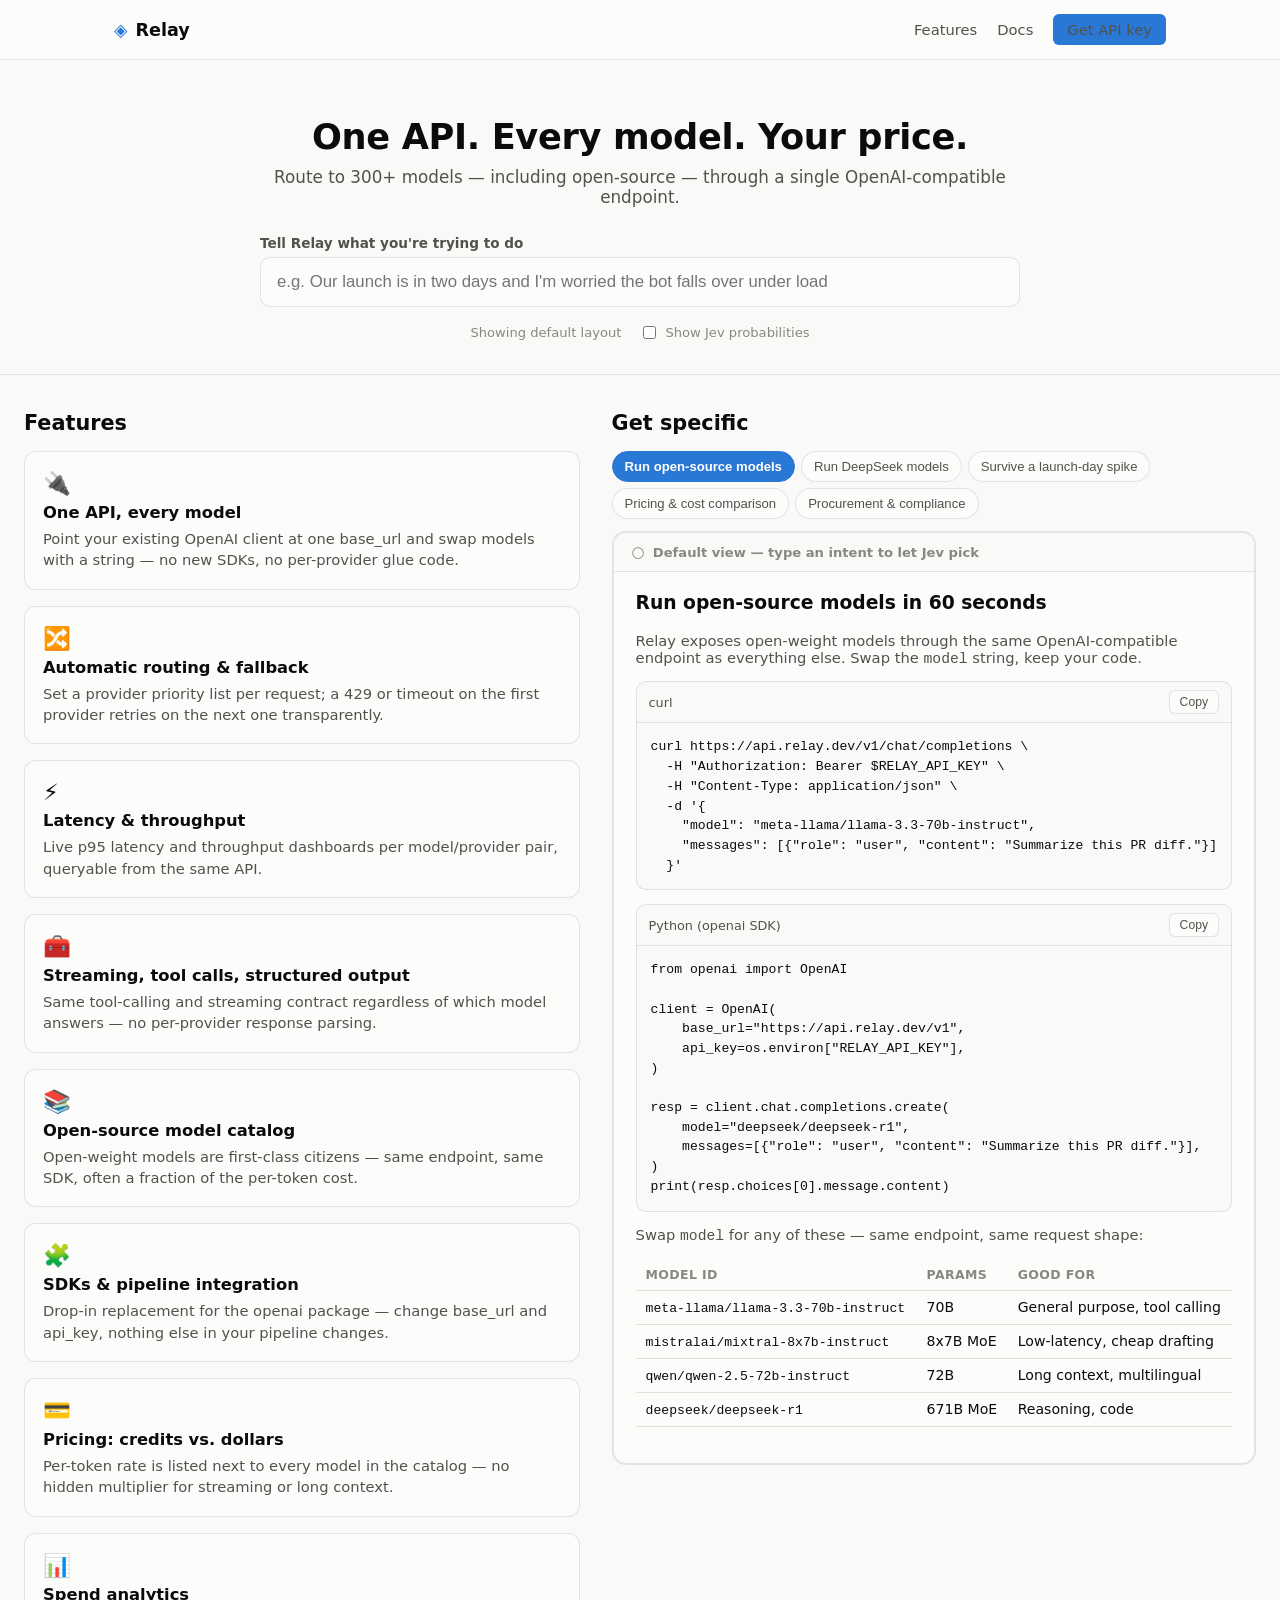
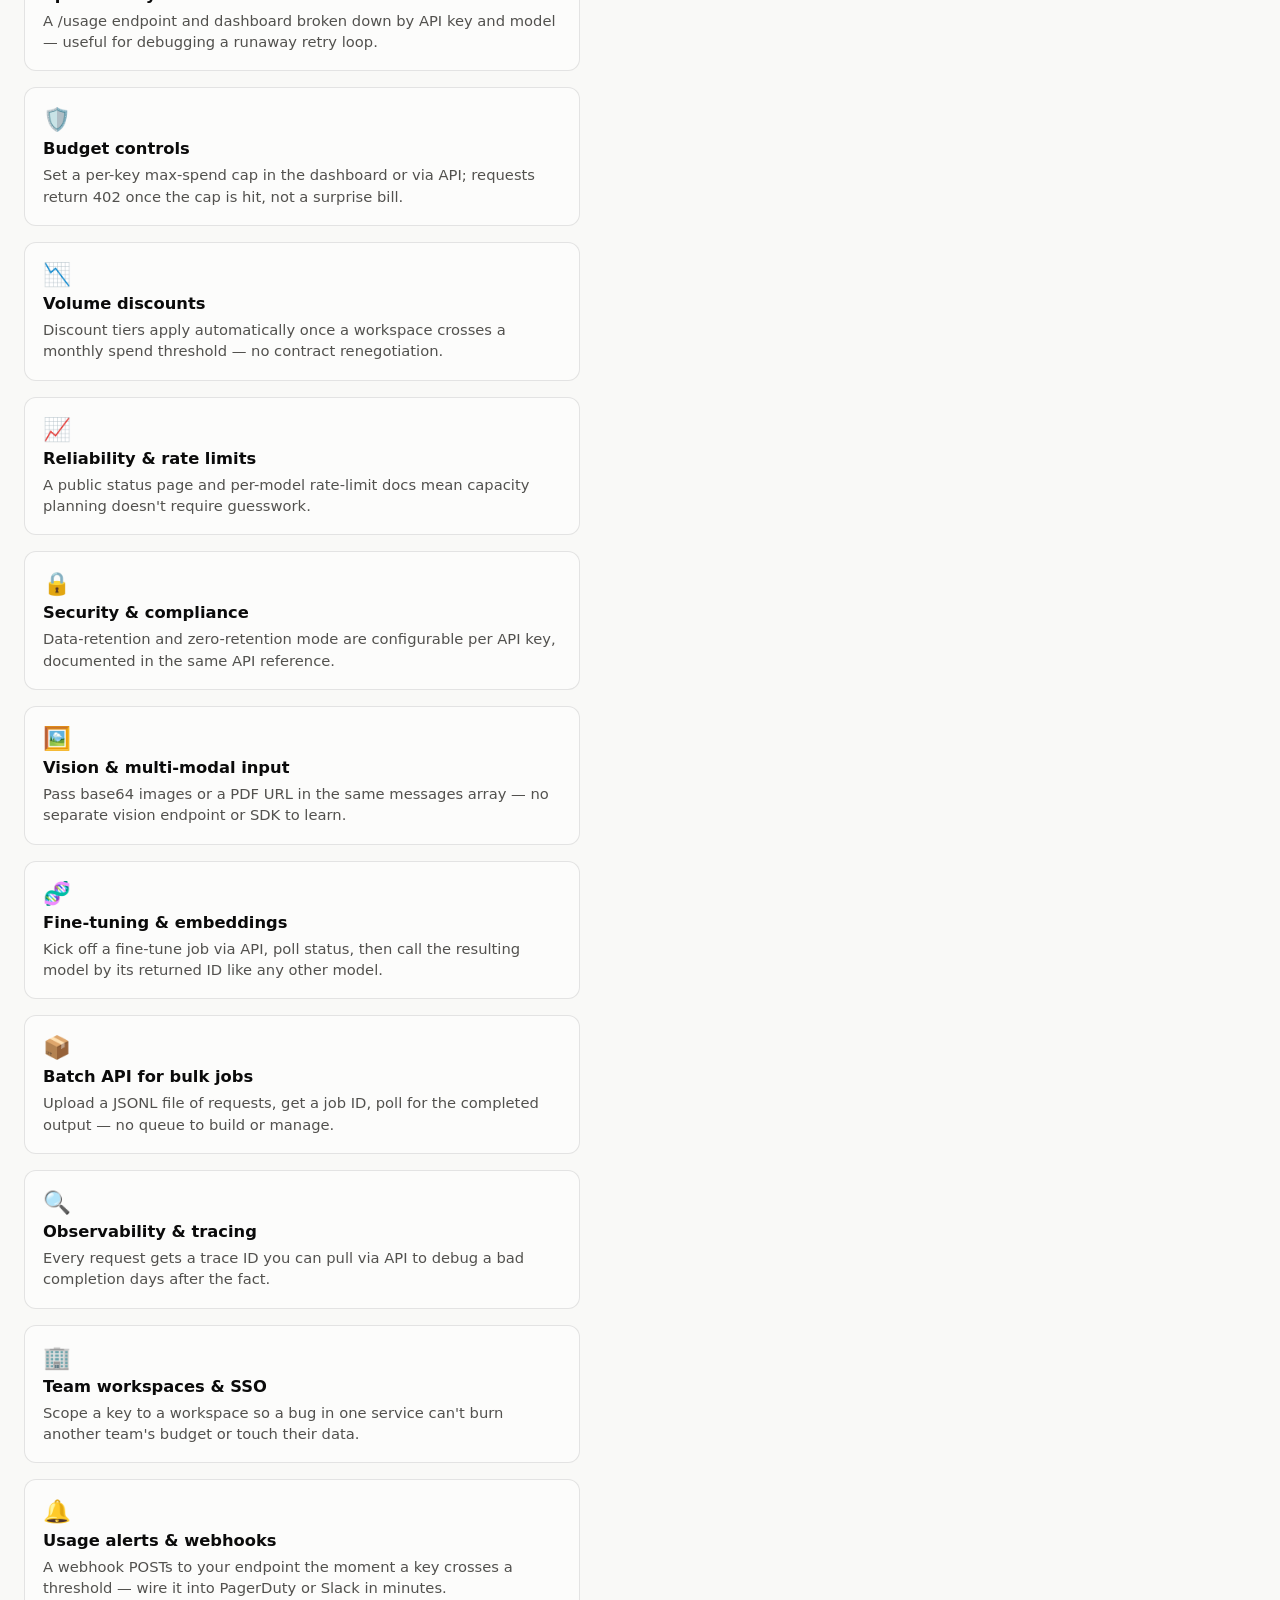
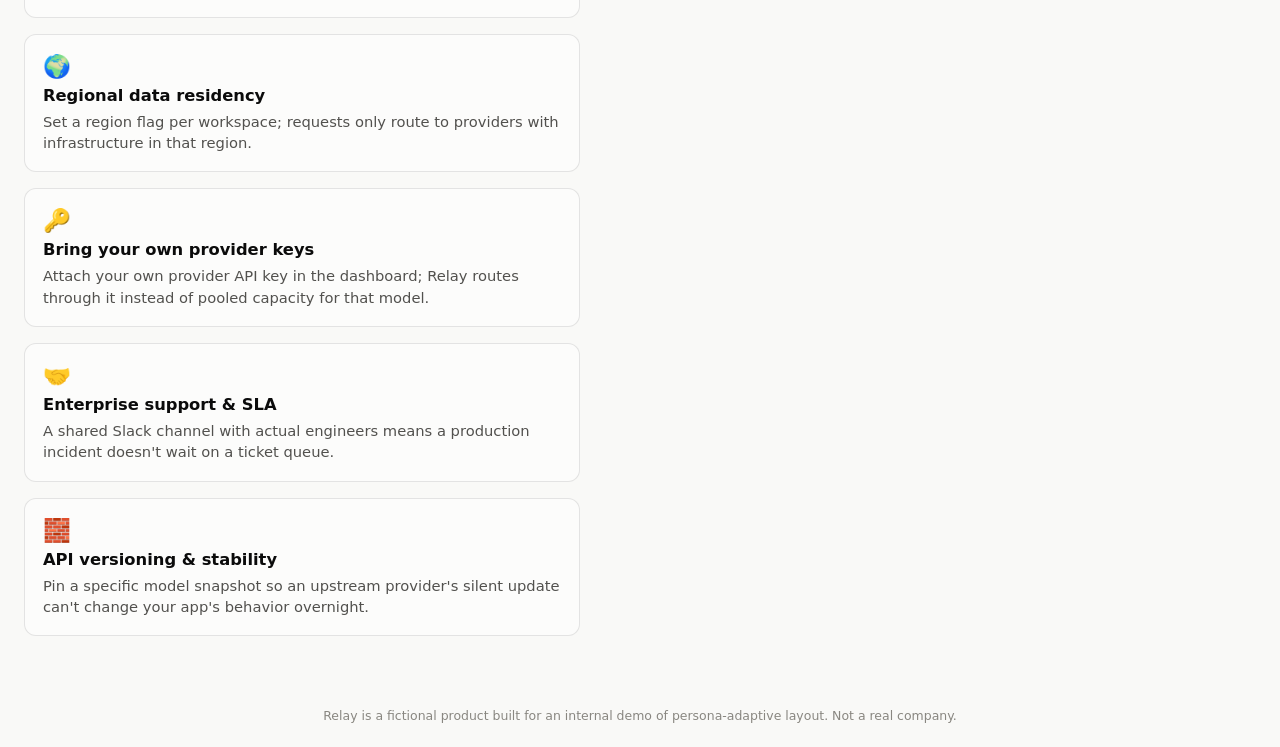
<file: experimental/relay/index.html>
<!doctype html>
<html lang="en">
<head>
<meta charset="utf-8" />
<meta name="viewport" content="width=device-width, initial-scale=1" />
<title>Relay — one API for every model</title>
<link rel="stylesheet" href="styles.css" />
</head>
<body>
  <header class="shell-header">
    <div class="shell-header-inner">
      <div class="brand"><span class="brand-mark">◈</span> Relay</div>
      <nav class="shell-nav">
        <a href="#features">Features</a>
        <a href="#spotlight">Docs</a>
        <a href="#" class="nav-cta">Get API key</a>
      </nav>
    </div>
  </header>

  <section class="hero">
    <div class="hero-inner">
      <h1>One API. Every model. Your price.</h1>
      <p class="hero-sub">Route to 300+ models — including open-source — through a single OpenAI-compatible endpoint.</p>

      <div class="intent-box">
        <label for="intent-input" class="intent-label">Tell Relay what you're trying to do</label>
        <input
          id="intent-input"
          type="text"
          placeholder="e.g. Our launch is in two days and I'm worried the bot falls over under load"
          autocomplete="off"
        />
      </div>

      <div class="status-row">
        <span id="jev-status" class="jev-status">Showing default layout</span>
        <label class="debug-toggle">
          <input type="checkbox" id="debug-toggle" />
          Show Jev probabilities
        </label>
      </div>
    </div>
  </section>

  <main class="split-layout">
    <section id="features" class="features-col">
      <h2 class="section-title">Features</h2>
      <div id="features-grid" class="features-grid"></div>
    </section>

    <section id="spotlight" class="spotlight-col">
      <h2 class="section-title">Get specific</h2>
      <div id="spotlight-tabs" class="spotlight-tabs"></div>
      <div class="spotlight-panel-wrap">
        <div id="spot-best-badge" class="spot-best-badge"></div>
        <div id="spotlight-panel" class="spotlight-panel"></div>
      </div>
    </section>
  </main>

  <footer class="shell-footer">
    <div class="shell-footer-inner">
      <span>Relay is a fictional product built for an internal demo of persona-adaptive layout. Not a real company.</span>
    </div>
  </footer>

  <div id="debug-panel" class="debug-panel">
    <div class="debug-panel-head">
      <span>Jev noul scores</span>
      <button id="debug-panel-close" class="debug-panel-close" aria-label="Hide">×</button>
    </div>
    <div id="debug-panel-body" class="debug-panel-body"></div>
  </div>

  <script src="cards.js"></script>
  <script src="spotlight.js"></script>
  <script src="jev.js"></script>
  <script src="engine.js"></script>
  <script src="render.js"></script>
</body>
</html>
</file>
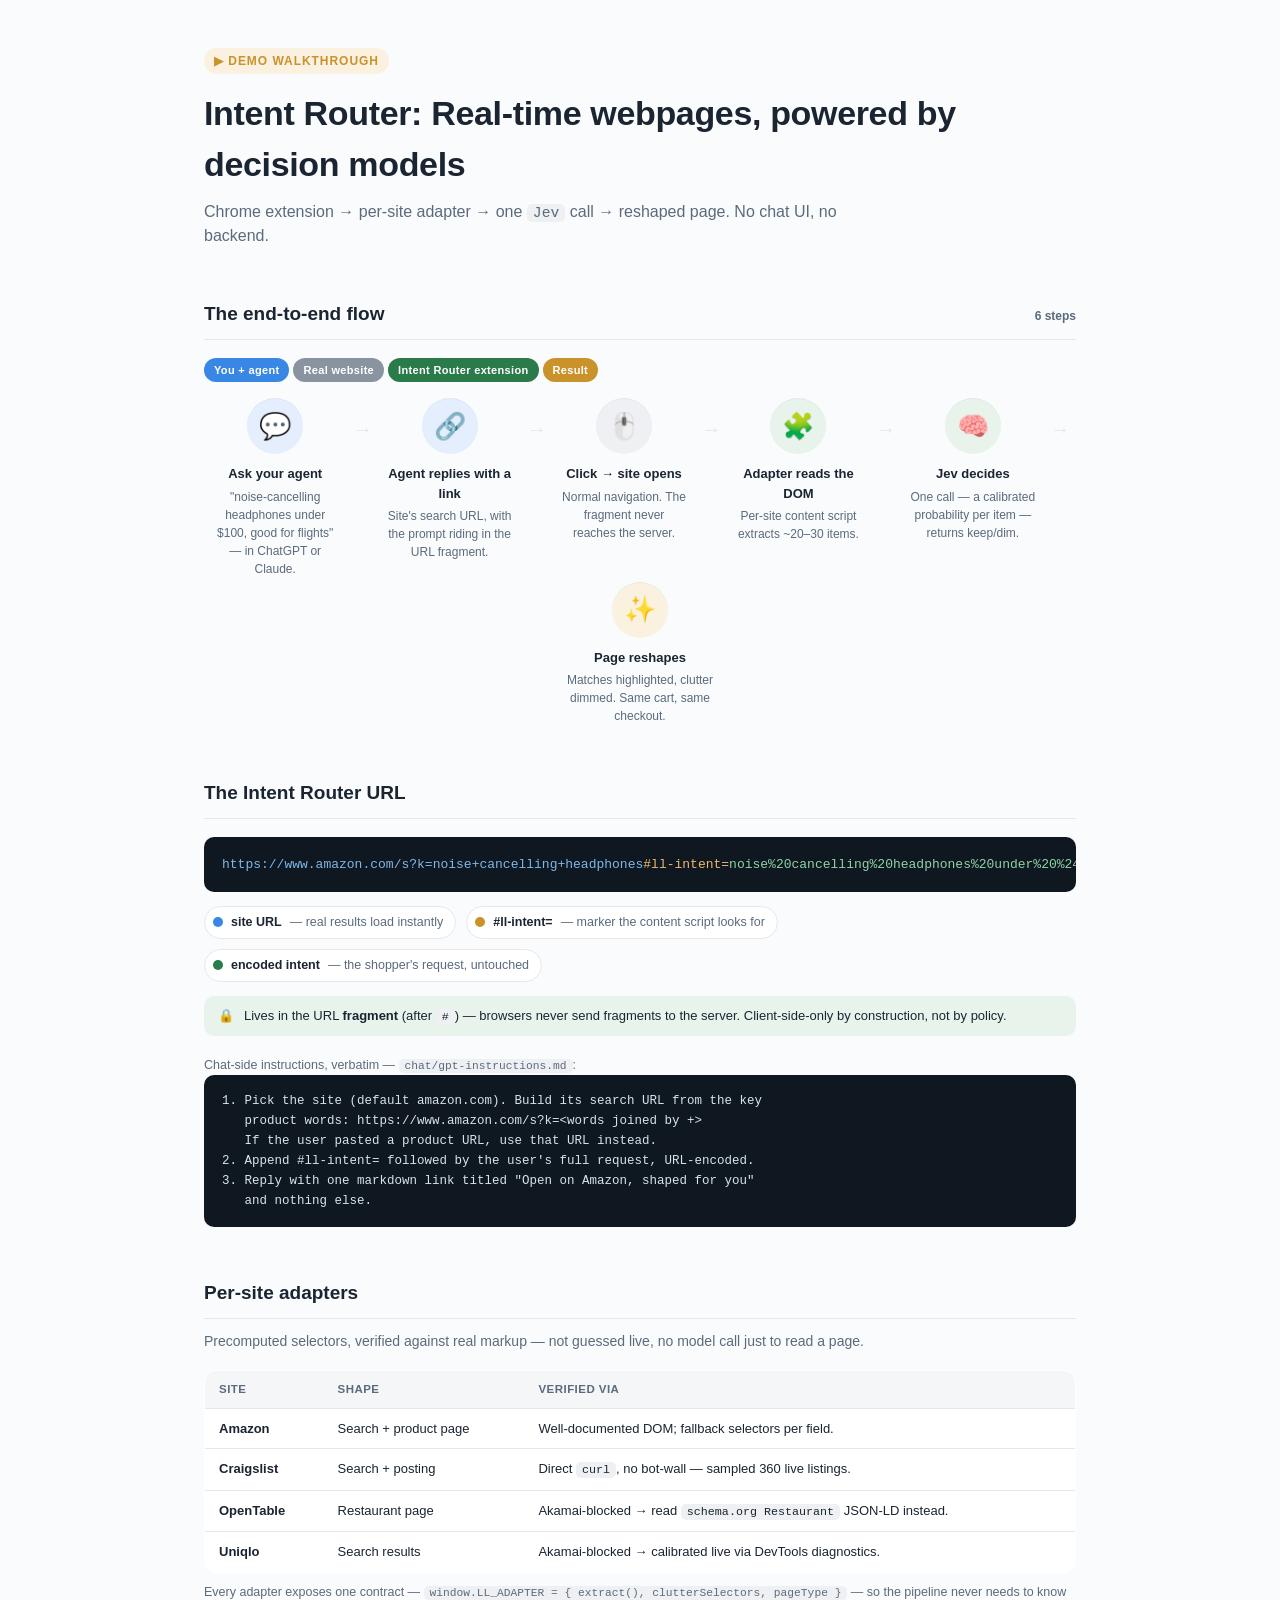
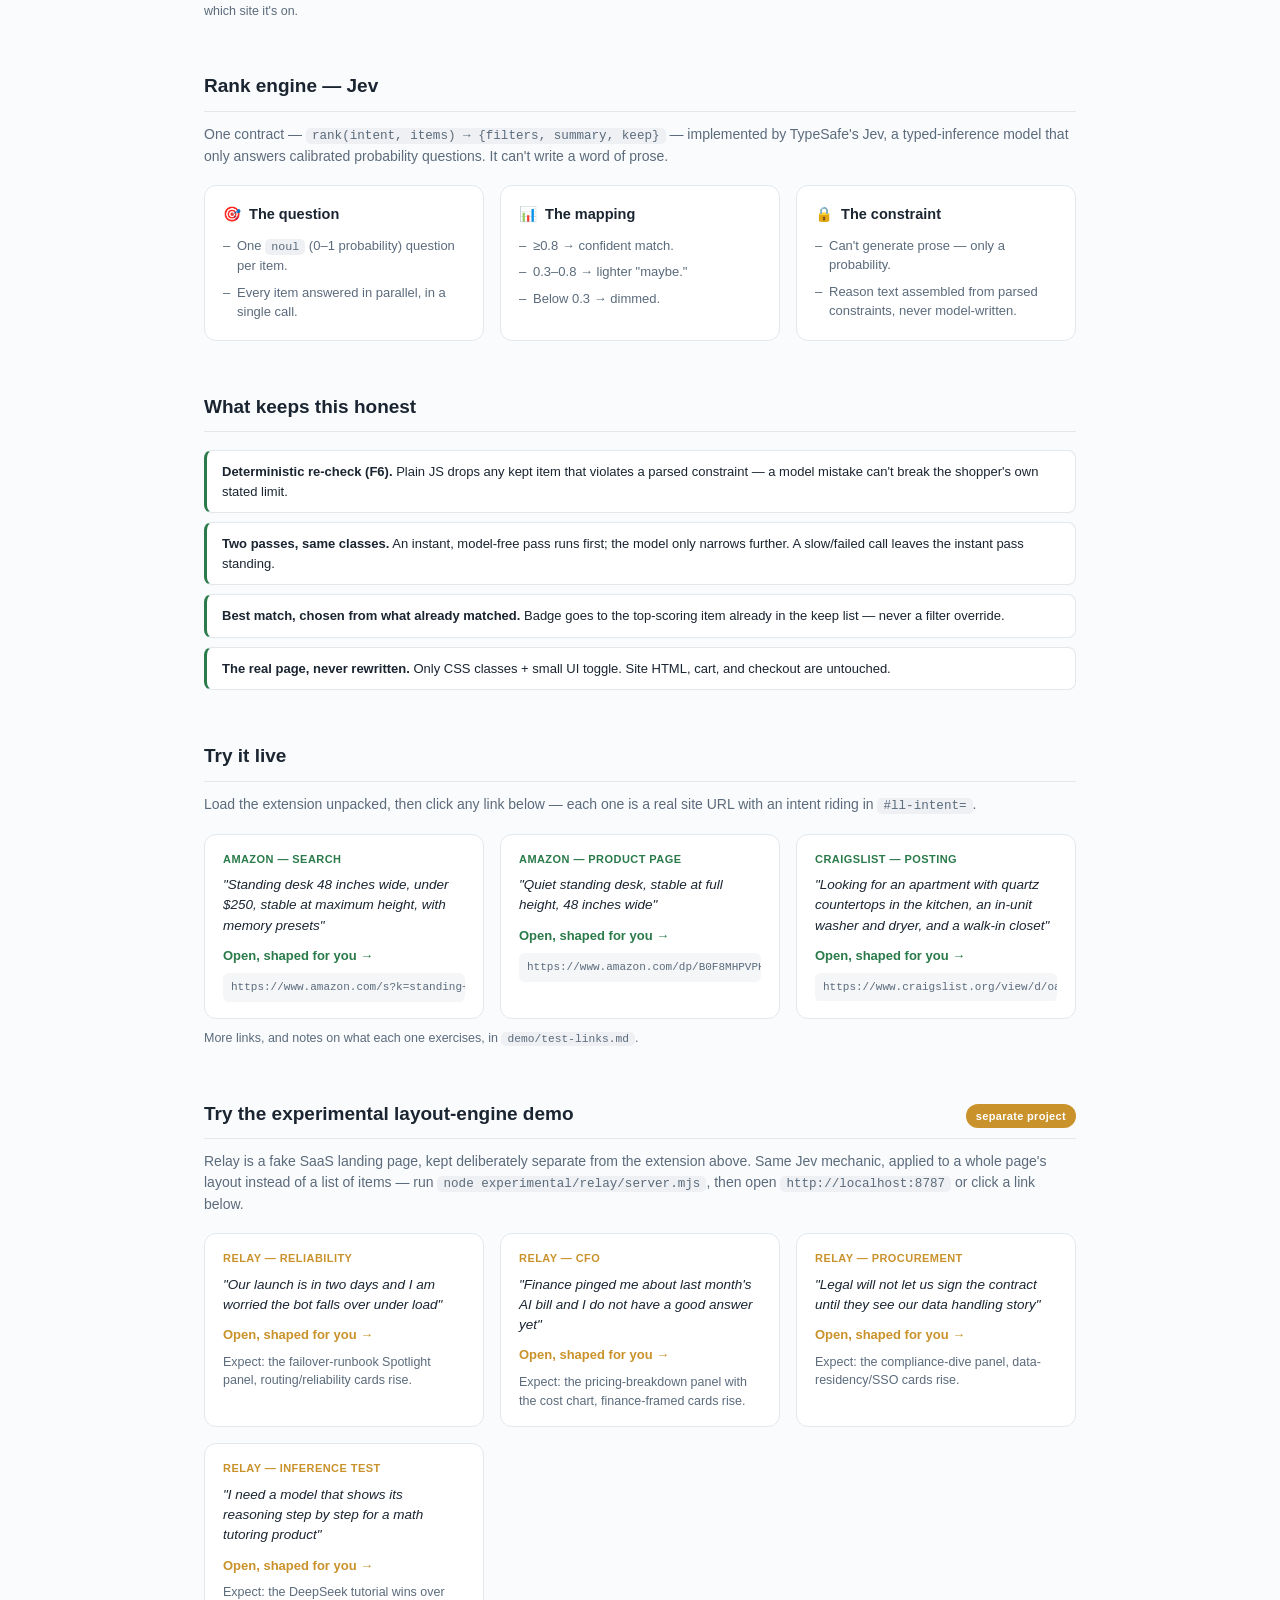
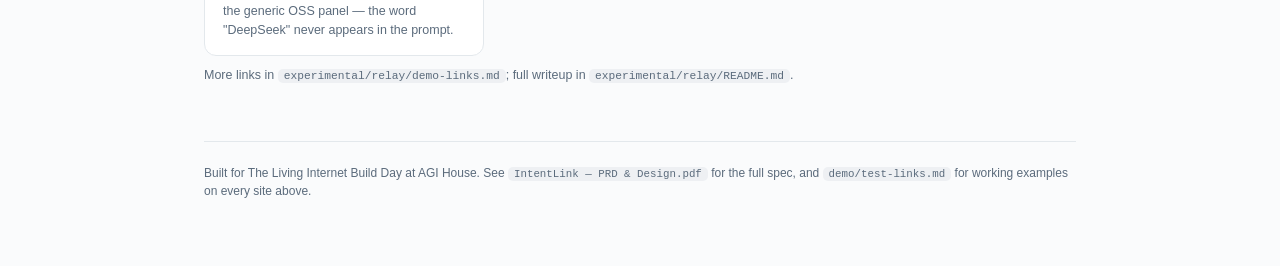
<file: demo/architecture.html>
<!DOCTYPE html>
<html lang="en">
<head>
<meta charset="UTF-8" />
<meta name="viewport" content="width=device-width, initial-scale=1.0" />
<title>Intent Router — Architecture</title>
<style>
  :root {
    --green: #2a7a4a;
    --green-tint: #e8f3ec;
    --amber: #c9922b;
    --amber-tint: #fbf1e1;
    --ink: #1a2531;
    --sub: #5b6b7c;
    --line: #e3e8ec;
    --bg: #fafbfc;
    --card: #ffffff;
    --code-bg: #0f1720;
    --code-ink: #d7e3ec;
  }
  * { box-sizing: border-box; }
  body {
    margin: 0;
    font-family: -apple-system, BlinkMacSystemFont, "Segoe UI", Arial, sans-serif;
    background: var(--bg);
    color: var(--ink);
    line-height: 1.5;
  }
  .wrap {
    max-width: 920px;
    margin: 0 auto;
    padding: 48px 24px 72px;
  }

  /* Header */
  header.hero { margin-bottom: 44px; }
  header.hero .eyebrow {
    display: inline-flex;
    align-items: center;
    gap: 6px;
    font-size: 12px;
    font-weight: 700;
    letter-spacing: 0.08em;
    text-transform: uppercase;
    color: var(--amber);
    background: var(--amber-tint);
    padding: 4px 10px;
    border-radius: 999px;
    margin-bottom: 14px;
  }
  header.hero h1 {
    font-size: 34px;
    margin: 0 0 10px;
    letter-spacing: -0.01em;
  }
  header.hero p.tagline {
    font-size: 16px;
    color: var(--sub);
    max-width: 680px;
    margin: 0;
  }
  header.hero .tagline .inline-code { font-size: 0.92em; }

  /* Section scaffolding */
  section { margin: 52px 0; }
  section > .section-head {
    display: flex;
    align-items: baseline;
    justify-content: space-between;
    gap: 16px;
    margin-bottom: 18px;
    border-bottom: 1px solid var(--line);
    padding-bottom: 10px;
  }
  section > .section-head h2 { font-size: 19px; margin: 0; }
  section > .section-head .step-no {
    font-size: 12px;
    font-weight: 700;
    color: var(--sub);
    white-space: nowrap;
  }
  section > p.lede {
    color: var(--sub);
    margin: -6px 0 18px;
    font-size: 14px;
  }

  /* Flow diagram — icon nodes, color-grouped by who's acting */
  .lanes { display: flex; flex-wrap: wrap; gap: 4px; margin-bottom: 14px; }
  .lane-tag {
    font-size: 11px; font-weight: 700; letter-spacing: 0.03em;
    padding: 4px 10px; border-radius: 999px; color: #fff;
  }
  .lane-tag.c-blue { background: #3987e5; }
  .lane-tag.c-gray { background: #8a93a0; }
  .lane-tag.c-green { background: var(--green); }
  .lane-tag.c-amber { background: var(--amber); }

  .flow { display: flex; flex-wrap: wrap; align-items: flex-start; gap: 0; }
  .flow-node {
    display: flex;
    flex-direction: column;
    align-items: center;
    text-align: center;
    flex: 1 1 140px;
    min-width: 128px;
    padding: 2px 8px;
  }
  .flow-icon {
    width: 56px;
    height: 56px;
    border-radius: 50%;
    display: flex;
    align-items: center;
    justify-content: center;
    font-size: 26px;
    margin-bottom: 10px;
    box-shadow: 0 1px 0 rgba(0,0,0,0.04) inset;
  }
  .flow-icon.c-blue  { background: #e4eefc; }
  .flow-icon.c-gray  { background: #eef0f3; }
  .flow-icon.c-green { background: var(--green-tint); }
  .flow-icon.c-amber { background: var(--amber-tint); }
  .flow-node h3 { font-size: 13px; margin: 0 0 4px; }
  .flow-node p { font-size: 12px; color: var(--sub); margin: 0; max-width: 150px; }
  .flow-arrow {
    display: flex; align-items: center; justify-content: center;
    padding: 18px 6px 0; color: var(--line); font-size: 20px; flex: 0 0 auto;
  }
  @media (max-width: 720px) {
    .flow { flex-direction: column; align-items: stretch; }
    .flow-node { flex-direction: row; text-align: left; align-items: center; gap: 12px; max-width: none; }
    .flow-node p { max-width: none; }
    .flow-icon { margin-bottom: 0; flex: 0 0 auto; }
    .flow-arrow { transform: rotate(90deg); padding: 2px 0; align-self: center; }
  }

  /* Cards grid */
  .grid { display: grid; grid-template-columns: repeat(auto-fit, minmax(260px, 1fr)); gap: 16px; }
  .card { background: var(--card); border: 1px solid var(--line); border-radius: 12px; padding: 18px; }
  .card h3 { font-size: 14.5px; margin: 0 0 10px; display: flex; align-items: center; gap: 8px; }
  .card ul.bullets { margin: 0; padding: 0; list-style: none; display: grid; gap: 7px; }
  .card ul.bullets li {
    font-size: 13px;
    color: var(--sub);
    padding-left: 14px;
    position: relative;
  }
  .card ul.bullets li::before {
    content: "–";
    position: absolute;
    left: 0;
    color: var(--sub);
  }

  /* Code block */
  pre {
    background: var(--code-bg); color: var(--code-ink);
    padding: 16px 18px; border-radius: 10px; overflow-x: auto;
    font-size: 12.5px; line-height: 1.6; margin: 0;
  }
  code { font-family: ui-monospace, SFMono-Regular, Menlo, Consolas, monospace; }
  .inline-code {
    font-family: ui-monospace, SFMono-Regular, Menlo, Consolas, monospace;
    background: #eef0f3; padding: 1px 6px; border-radius: 5px; font-size: 0.9em;
  }
  .caption { font-size: 12.5px; color: var(--sub); margin: 10px 0 0; }

  /* Try-it links */
  .demo-card {
    background: var(--card); border: 1px solid var(--line); border-radius: 12px;
    padding: 16px 18px; display: flex; flex-direction: column; gap: 8px;
  }
  .demo-card .demo-site {
    font-size: 11px; font-weight: 700; letter-spacing: 0.04em; text-transform: uppercase;
    color: var(--green);
  }
  .demo-card blockquote {
    margin: 0; padding: 0; font-size: 13.5px; color: var(--ink); font-style: italic;
    border: none;
  }
  .demo-card .demo-link {
    display: inline-flex; align-items: center; gap: 6px;
    font-size: 13px; font-weight: 600; color: var(--green); text-decoration: none;
    margin-top: 2px;
  }
  .demo-card .demo-link:hover { text-decoration: underline; }
  .demo-card .demo-url {
    font-family: ui-monospace, SFMono-Regular, Menlo, Consolas, monospace;
    font-size: 11px; color: var(--sub);
    overflow-x: auto; white-space: nowrap;
    background: #f4f6f8; border-radius: 6px; padding: 6px 8px;
  }
  @media (prefers-color-scheme: dark) { .demo-card .demo-url { background: #0e1620; } }
  .demo-card.experimental .demo-site { color: var(--amber); }
  .demo-card.experimental .demo-link { color: var(--amber); }

  /* URL anatomy — the specific example */
  .url-anatomy {
    font-family: ui-monospace, SFMono-Regular, Menlo, Consolas, monospace;
    font-size: 13px;
    background: var(--code-bg);
    color: var(--code-ink);
    border-radius: 10px;
    padding: 18px;
    overflow-x: auto;
    white-space: pre;
  }
  .url-anatomy .site { color: #7fb8e8; }
  .url-anatomy .frag { color: #f0b86e; }
  .url-anatomy .intent { color: #8fd4a8; }

  .legend { display: flex; flex-wrap: wrap; gap: 10px; margin: 14px 0 0; }
  .legend-item {
    display: flex; align-items: center; gap: 8px;
    background: var(--card); border: 1px solid var(--line); border-radius: 999px;
    padding: 6px 12px 6px 8px; font-size: 12.5px; color: var(--ink);
  }
  .legend-swatch { width: 10px; height: 10px; border-radius: 50%; flex: 0 0 auto; }
  .legend-swatch.site { background: #3987e5; }
  .legend-swatch.frag { background: var(--amber); }
  .legend-swatch.intent { background: var(--green); }
  .legend-item b { font-weight: 700; }
  .legend-item span.note { color: var(--sub); }

  .callout {
    display: flex;
    align-items: flex-start;
    gap: 10px;
    background: var(--green-tint);
    border-radius: 10px;
    padding: 10px 14px;
    font-size: 13px;
    color: var(--ink);
    margin-top: 14px;
  }
  .callout .ico { flex: 0 0 auto; }

  /* Adapter table */
  table {
    width: 100%; border-collapse: collapse; font-size: 13px;
    background: var(--card); border: 1px solid var(--line); border-radius: 12px; overflow: hidden;
  }
  th, td { text-align: left; padding: 10px 14px; border-bottom: 1px solid var(--line); vertical-align: top; }
  th { background: #f4f6f8; font-size: 11.5px; text-transform: uppercase; letter-spacing: 0.04em; color: var(--sub); }
  tr:last-child td { border-bottom: none; }
  td.site { font-weight: 600; white-space: nowrap; }

  /* Guard rails list */
  .rails { list-style: none; margin: 0; padding: 0; display: grid; gap: 9px; }
  .rails li {
    background: var(--card); border: 1px solid var(--line); border-left: 3px solid var(--green);
    border-radius: 8px; padding: 11px 15px; font-size: 13px;
  }
  .rails li b { color: var(--ink); }

  footer {
    margin-top: 56px; padding-top: 22px; border-top: 1px solid var(--line);
    font-size: 12px; color: var(--sub);
  }

  @media (prefers-color-scheme: dark) {
    :root {
      --ink: #e7edf2; --sub: #9aabbb; --line: #263141; --bg: #0b121a;
      --card: #121b26; --green-tint: #11261b; --amber-tint: #2a2112; --code-bg: #060a0f;
    }
    th { background: #0e1620; }
    .inline-code { background: #1c2733; }
    .legend-item { background: #121b26; }
  }
</style>
</head>
<body>
<div class="wrap">

  <header class="hero">
    <span class="eyebrow">▶ Demo walkthrough</span>
    <h1>Intent Router: Real-time webpages, powered by decision models</h1>
    <p class="tagline">
      Chrome extension → per-site adapter → one <span class="inline-code">Jev</span> call → reshaped page.
      No chat UI, no backend.
    </p>
  </header>

  <section>
    <div class="section-head">
      <h2>The end-to-end flow</h2>
      <span class="step-no">6 steps</span>
    </div>
    <div class="lanes">
      <span class="lane-tag c-blue">You + agent</span>
      <span class="lane-tag c-gray">Real website</span>
      <span class="lane-tag c-green">Intent Router extension</span>
      <span class="lane-tag c-amber">Result</span>
    </div>
    <div class="flow">
      <div class="flow-node">
        <div class="flow-icon c-blue">💬</div>
        <h3>Ask your agent</h3>
        <p>"noise-cancelling headphones under $100, good for flights" — in ChatGPT or Claude.</p>
      </div>
      <div class="flow-arrow">→</div>
      <div class="flow-node">
        <div class="flow-icon c-blue">🔗</div>
        <h3>Agent replies with a link</h3>
        <p>Site's search URL, with the prompt riding in the URL fragment.</p>
      </div>
      <div class="flow-arrow">→</div>
      <div class="flow-node">
        <div class="flow-icon c-gray">🖱️</div>
        <h3>Click → site opens</h3>
        <p>Normal navigation. The fragment never reaches the server.</p>
      </div>
      <div class="flow-arrow">→</div>
      <div class="flow-node">
        <div class="flow-icon c-green">🧩</div>
        <h3>Adapter reads the DOM</h3>
        <p>Per-site content script extracts ~20–30 items.</p>
      </div>
      <div class="flow-arrow">→</div>
      <div class="flow-node">
        <div class="flow-icon c-green">🧠</div>
        <h3>Jev decides</h3>
        <p>One call — a calibrated probability per item — returns keep/dim.</p>
      </div>
      <div class="flow-arrow">→</div>
      <div class="flow-node">
        <div class="flow-icon c-amber">✨</div>
        <h3>Page reshapes</h3>
        <p>Matches highlighted, clutter dimmed. Same cart, same checkout.</p>
      </div>
    </div>
  </section>

  <section>
    <div class="section-head"><h2>The Intent Router URL</h2></div>
    <div class="url-anatomy"><span class="site">https://www.amazon.com/s?k=noise+cancelling+headphones</span><span class="frag">#ll-intent=</span><span class="intent">noise%20cancelling%20headphones%20under%20%24100%2C%20good%20for%20flights</span></div>
    <div class="legend">
      <span class="legend-item"><span class="legend-swatch site"></span><b>site URL</b> <span class="note">— real results load instantly</span></span>
      <span class="legend-item"><span class="legend-swatch frag"></span><b>#ll-intent=</b> <span class="note">— marker the content script looks for</span></span>
      <span class="legend-item"><span class="legend-swatch intent"></span><b>encoded intent</b> <span class="note">— the shopper's request, untouched</span></span>
    </div>
    <div class="callout">
      <span class="ico">🔒</span>
      <span>Lives in the URL <b>fragment</b> (after <span class="inline-code">#</span>) — browsers never send fragments to the server. Client-side-only by construction, not by policy.</span>
    </div>
    <p class="caption" style="margin-top:20px;">Chat-side instructions, verbatim — <span class="inline-code">chat/gpt-instructions.md</span>:</p>
    <pre><code>1. Pick the site (default amazon.com). Build its search URL from the key
   product words: https://www.amazon.com/s?k=&lt;words joined by +&gt;
   If the user pasted a product URL, use that URL instead.
2. Append #ll-intent= followed by the user's full request, URL-encoded.
3. Reply with one markdown link titled "Open on Amazon, shaped for you"
   and nothing else.</code></pre>
  </section>

  <section>
    <div class="section-head"><h2>Per-site adapters</h2></div>
    <p class="lede">Precomputed selectors, verified against real markup — not guessed live, no model call just to read a page.</p>
    <table>
      <thead>
        <tr><th>Site</th><th>Shape</th><th>Verified via</th></tr>
      </thead>
      <tbody>
        <tr>
          <td class="site">Amazon</td>
          <td>Search + product page</td>
          <td>Well-documented DOM; fallback selectors per field.</td>
        </tr>
        <tr>
          <td class="site">Craigslist</td>
          <td>Search + posting</td>
          <td>Direct <span class="inline-code">curl</span>, no bot-wall — sampled 360 live listings.</td>
        </tr>
        <tr>
          <td class="site">OpenTable</td>
          <td>Restaurant page</td>
          <td>Akamai-blocked → read <span class="inline-code">schema.org Restaurant</span> JSON-LD instead.</td>
        </tr>
        <tr>
          <td class="site">Uniqlo</td>
          <td>Search results</td>
          <td>Akamai-blocked → calibrated live via DevTools diagnostics.</td>
        </tr>
      </tbody>
    </table>
    <p class="caption">Every adapter exposes one contract — <span class="inline-code">window.LL_ADAPTER = { extract(), clutterSelectors, pageType }</span> — so the pipeline never needs to know which site it's on.</p>
  </section>

  <section>
    <div class="section-head"><h2>Rank engine — Jev</h2></div>
    <p class="lede">One contract — <span class="inline-code">rank(intent, items) → {filters, summary, keep}</span> — implemented by TypeSafe's Jev, a typed-inference model that only answers calibrated probability questions. It can't write a word of prose.</p>
    <div class="grid">
      <div class="card">
        <h3>🎯&nbsp; The question</h3>
        <ul class="bullets">
          <li>One <span class="inline-code">noul</span> (0–1 probability) question per item.</li>
          <li>Every item answered in parallel, in a single call.</li>
        </ul>
      </div>
      <div class="card">
        <h3>📊&nbsp; The mapping</h3>
        <ul class="bullets">
          <li>≥0.8 → confident match.</li>
          <li>0.3–0.8 → lighter "maybe."</li>
          <li>Below 0.3 → dimmed.</li>
        </ul>
      </div>
      <div class="card">
        <h3>🔒&nbsp; The constraint</h3>
        <ul class="bullets">
          <li>Can't generate prose — only a probability.</li>
          <li>Reason text assembled from parsed constraints, never model-written.</li>
        </ul>
      </div>
    </div>
  </section>

  <section>
    <div class="section-head"><h2>What keeps this honest</h2></div>
    <ul class="rails">
      <li><b>Deterministic re-check (F6).</b> Plain JS drops any kept item that violates a parsed constraint — a model mistake can't break the shopper's own stated limit.</li>
      <li><b>Two passes, same classes.</b> An instant, model-free pass runs first; the model only narrows further. A slow/failed call leaves the instant pass standing.</li>
      <li><b>Best match, chosen from what already matched.</b> Badge goes to the top-scoring item already in the keep list — never a filter override.</li>
      <li><b>The real page, never rewritten.</b> Only CSS classes + small UI toggle. Site HTML, cart, and checkout are untouched.</li>
    </ul>
  </section>

  <section>
    <div class="section-head"><h2>Try it live</h2></div>
    <p class="lede">Load the extension unpacked, then click any link below — each one is a real site URL with an intent riding in <span class="inline-code">#ll-intent=</span>.</p>
    <div class="grid">
      <div class="demo-card">
        <span class="demo-site">Amazon — search</span>
        <blockquote>"Standing desk 48 inches wide, under $250, stable at maximum height, with memory presets"</blockquote>
        <a class="demo-link" href="https://www.amazon.com/s?k=standing+desk+48+inch#ll-intent=Standing%20desk%2048%20inches%20wide%2C%20under%20%24250%2C%20stable%20at%20maximum%20height%2C%20with%20memory%20presets" target="_blank" rel="noopener">Open, shaped for you →</a>
        <div class="demo-url">https://www.amazon.com/s?k=standing+desk+48+inch#ll-intent=Standing%20desk...</div>
      </div>
      <div class="demo-card">
        <span class="demo-site">Amazon — product page</span>
        <blockquote>"Quiet standing desk, stable at full height, 48 inches wide"</blockquote>
        <a class="demo-link" href="https://www.amazon.com/dp/B0F8MHPVPH#ll-intent=Quiet%20standing%20desk%2C%20stable%20at%20full%20height%2C%2048%20inches%20wide" target="_blank" rel="noopener">Open, shaped for you →</a>
        <div class="demo-url">https://www.amazon.com/dp/B0F8MHPVPH#ll-intent=Quiet%20standing%20desk...</div>
      </div>
      <div class="demo-card">
        <span class="demo-site">Craigslist — posting</span>
        <blockquote>"Looking for an apartment with quartz countertops in the kitchen, an in-unit washer and dryer, and a walk-in closet"</blockquote>
        <a class="demo-link" href="https://www.craigslist.org/view/d/oakland-or-higher-ceilings-throughout/jTDLXjwrLHDwFDwcX956yV#ll-intent=Looking%20for%20an%20apartment%20with%20quartz%20countertops%20in%20the%20kitchen%2C%20an%20in-unit%20washer%20and%20dryer%2C%20and%20a%20walk-in%20closet" target="_blank" rel="noopener">Open, shaped for you →</a>
        <div class="demo-url">https://www.craigslist.org/view/d/oakland-or.../jTDLXjwrLHDwFDwcX956yV#ll-intent=Looking...</div>
      </div>
    </div>
    <p class="caption">More links, and notes on what each one exercises, in <span class="inline-code">demo/test-links.md</span>.</p>
  </section>

  <section>
    <div class="section-head">
      <h2>Try the experimental layout-engine demo</h2>
      <span class="lane-tag c-amber">separate project</span>
    </div>
    <p class="lede">
      Relay is a fake SaaS landing page, kept deliberately separate from the extension above. Same
      Jev mechanic, applied to a whole page's layout instead of a list of items — run
      <span class="inline-code">node experimental/relay/server.mjs</span>, then open
      <span class="inline-code">http://localhost:8787</span> or click a link below.
    </p>
    <div class="grid">
      <div class="demo-card experimental">
        <span class="demo-site">Relay — reliability</span>
        <blockquote>"Our launch is in two days and I am worried the bot falls over under load"</blockquote>
        <a class="demo-link" href="http://localhost:8787/#ll-intent=Our%20launch%20is%20in%20two%20days%20and%20I%20am%20worried%20the%20bot%20falls%20over%20under%20load" target="_blank" rel="noopener">Open, shaped for you →</a>
        <p class="caption" style="margin:0;">Expect: the failover-runbook Spotlight panel, routing/reliability cards rise.</p>
      </div>
      <div class="demo-card experimental">
        <span class="demo-site">Relay — CFO</span>
        <blockquote>"Finance pinged me about last month's AI bill and I do not have a good answer yet"</blockquote>
        <a class="demo-link" href="http://localhost:8787/#ll-intent=Finance%20pinged%20me%20about%20last%20month's%20AI%20bill%20and%20I%20do%20not%20have%20a%20good%20answer%20yet" target="_blank" rel="noopener">Open, shaped for you →</a>
        <p class="caption" style="margin:0;">Expect: the pricing-breakdown panel with the cost chart, finance-framed cards rise.</p>
      </div>
      <div class="demo-card experimental">
        <span class="demo-site">Relay — procurement</span>
        <blockquote>"Legal will not let us sign the contract until they see our data handling story"</blockquote>
        <a class="demo-link" href="http://localhost:8787/#ll-intent=Legal%20will%20not%20let%20us%20sign%20the%20contract%20until%20they%20see%20our%20data%20handling%20story" target="_blank" rel="noopener">Open, shaped for you →</a>
        <p class="caption" style="margin:0;">Expect: the compliance-dive panel, data-residency/SSO cards rise.</p>
      </div>
      <div class="demo-card experimental">
        <span class="demo-site">Relay — inference test</span>
        <blockquote>"I need a model that shows its reasoning step by step for a math tutoring product"</blockquote>
        <a class="demo-link" href="http://localhost:8787/#ll-intent=I%20need%20a%20model%20that%20shows%20its%20reasoning%20step%20by%20step%20for%20a%20math%20tutoring%20product" target="_blank" rel="noopener">Open, shaped for you →</a>
        <p class="caption" style="margin:0;">Expect: the DeepSeek tutorial wins over the generic OSS panel — the word "DeepSeek" never appears in the prompt.</p>
      </div>
    </div>
    <p class="caption">More links in <span class="inline-code">experimental/relay/demo-links.md</span>; full writeup in <span class="inline-code">experimental/relay/README.md</span>.</p>
  </section>

  <footer>
    Built for The Living Internet Build Day at AGI House. See <span class="inline-code">IntentLink — PRD &amp; Design.pdf</span>
    for the full spec, and <span class="inline-code">demo/test-links.md</span> for working examples on every site above.
  </footer>

</div>
</body>
</html>
</file>
<file: experimental/relay/styles.css>
/* Relay demo — plain CSS, light/dark aware, following the repo's no-framework convention. */

:root {
  color-scheme: light;
  --surface-page:   #f9f9f7;
  --surface-card:   #fcfcfb;
  --text-primary:   #0b0b0b;
  --text-secondary: #52514e;
  --text-muted:     #898781;
  --border:         rgba(11,11,11,0.10);
  --gridline:       #e1e0d9;

  --series-blue:    #2a78d6;
  --series-green:   #008300;
  --series-magenta: #e87ba4;

  --band-hero-bg:   #fcfcfb;
  --accent:         #2a78d6;
}

@media (prefers-color-scheme: dark) {
  :root:where(:not([data-theme="light"])) {
    color-scheme: dark;
    --surface-page:   #0d0d0d;
    --surface-card:   #1a1a19;
    --text-primary:   #ffffff;
    --text-secondary: #c3c2b7;
    --text-muted:     #898781;
    --border:         rgba(255,255,255,0.10);
    --gridline:       #2c2c2a;

    --series-blue:    #3987e5;
    --series-green:   #008300;
    --series-magenta: #d55181;

    --band-hero-bg:   #1a1a19;
    --accent:         #3987e5;
  }
}
:root[data-theme="dark"] {
  color-scheme: dark;
  --surface-page:   #0d0d0d;
  --surface-card:   #1a1a19;
  --text-primary:   #ffffff;
  --text-secondary: #c3c2b7;
  --text-muted:     #898781;
  --border:         rgba(255,255,255,0.10);
  --gridline:       #2c2c2a;

  --series-blue:    #3987e5;
  --series-green:   #008300;
  --series-magenta: #d55181;

  --band-hero-bg:   #1a1a19;
  --accent:         #3987e5;
}

* { box-sizing: border-box; }

body {
  margin: 0;
  font-family: system-ui, -apple-system, "Segoe UI", sans-serif;
  background: var(--surface-page);
  color: var(--text-primary);
}

/* ---- Shell: constant across both personas ---- */
.shell-header {
  position: sticky;
  top: 0;
  z-index: 10;
  background: var(--surface-card);
  border-bottom: 1px solid var(--border);
}
.shell-header-inner {
  max-width: 1100px;
  margin: 0 auto;
  padding: 14px 24px;
  display: flex;
  align-items: center;
  justify-content: space-between;
}
.brand { font-weight: 700; font-size: 1.1rem; display: flex; align-items: center; gap: 8px; }
.brand-mark { color: var(--accent); }
.shell-nav { display: flex; align-items: center; gap: 20px; }
.shell-nav a { color: var(--text-secondary); text-decoration: none; font-size: 0.92rem; }
.nav-cta {
  background: var(--accent);
  color: white;
  padding: 7px 14px;
  border-radius: 6px;
}

.hero {
  padding: 56px 24px 32px;
  border-bottom: 1px solid var(--border);
}
.hero-inner { max-width: 760px; margin: 0 auto; text-align: center; }
.hero h1 { font-size: 2.2rem; margin: 0 0 10px; letter-spacing: -0.01em; }
.hero-sub { color: var(--text-secondary); margin: 0 0 28px; font-size: 1.05rem; }

.intent-box { text-align: left; }
.intent-label { display: block; font-size: 0.85rem; color: var(--text-secondary); margin-bottom: 6px; font-weight: 600; }
#intent-input {
  width: 100%;
  font-size: 1.05rem;
  padding: 14px 16px;
  border-radius: 10px;
  border: 1px solid var(--border);
  background: var(--surface-card);
  color: var(--text-primary);
}
#intent-input:focus { outline: 2px solid var(--accent); outline-offset: 1px; }

.status-row { margin-top: 16px; display: flex; align-items: center; justify-content: center; gap: 18px; font-size: 0.82rem; color: var(--text-muted); }
.jev-status.loading { color: var(--accent); }
.debug-toggle { display: flex; align-items: center; gap: 6px; cursor: pointer; }

/* ---- Side-by-side layout: Features | Spotlight ---- */
.split-layout {
  max-width: 1320px;
  margin: 0 auto;
  padding: 0 24px 48px;
  display: grid;
  grid-template-columns: 1.25fr 1fr;
  gap: 32px;
  align-items: start;
}
@media (max-width: 880px) {
  .split-layout { grid-template-columns: 1fr; }
}

.section-title { margin: 36px 0 16px; font-size: 1.3rem; }

.features-grid {
  display: flex;
  flex-wrap: wrap;
  gap: 16px;
  align-items: stretch;
}

.feature-card {
  background: var(--surface-card);
  border: 1px solid var(--border);
  border-radius: 12px;
  padding: 18px;
  flex: 1 1 280px;
  display: flex;
  flex-direction: column;
  gap: 6px;
  transition: transform 420ms cubic-bezier(.2,.8,.2,1), opacity 300ms, flex 300ms;
}
.feature-card.band-hero { flex: 1 1 100%; padding: 26px; }
.feature-card.band-hero .feature-title { font-size: 1.25rem; }
.feature-card.band-hero .feature-blurb { font-size: 1.02rem; }
.feature-card.band-standard { flex: 1 1 320px; }
.feature-card.band-compact { flex: 0 1 220px; padding: 14px; opacity: 0.85; }
.feature-card.band-compact .feature-blurb { font-size: 0.85rem; }
.feature-card.band-dropped { display: none; }

.feature-icon { font-size: 1.4rem; }
.feature-title { margin: 0; font-size: 1.02rem; }
.feature-blurb { margin: 0; color: var(--text-secondary); font-size: 0.92rem; line-height: 1.45; flex: 1; }
.feature-score {
  font-size: 0.7rem;
  color: var(--text-muted);
  font-family: ui-monospace, monospace;
  display: none;
}
.feature-score.visible { display: inline-block; }

/* ---- Spotlight column: the hyper-specific side, sticky so the highlighted
   example stays visible while the Features column scrolls. ---- */
.spotlight-col { position: sticky; top: 76px; }

.spotlight-tabs { display: flex; flex-wrap: wrap; gap: 6px; margin-bottom: 12px; }
.spot-tab {
  text-align: left;
  padding: 7px 12px;
  border-radius: 999px;
  border: 1px solid var(--border);
  background: var(--surface-card);
  color: var(--text-secondary);
  cursor: pointer;
  font-size: 0.82rem;
}
.spot-tab.active {
  background: var(--accent);
  border-color: var(--accent);
  color: #fff;
  font-weight: 600;
}

.spotlight-panel-wrap {
  border: 2px solid var(--border);
  border-radius: 14px;
  background: var(--surface-card);
  overflow: hidden;
  transition: border-color 200ms, box-shadow 200ms;
}
.spotlight-panel-wrap.is-best {
  border-color: var(--accent);
  box-shadow: 0 0 0 4px color-mix(in srgb, var(--accent) 14%, transparent);
}

.spot-best-badge {
  display: flex;
  align-items: center;
  gap: 8px;
  padding: 10px 18px;
  background: var(--surface-page);
  border-bottom: 1px solid var(--border);
  font-size: 0.82rem;
  font-weight: 600;
  color: var(--text-muted);
  transition: background 200ms, color 200ms;
}
.spot-best-badge.is-best {
  background: color-mix(in srgb, var(--accent) 12%, var(--surface-card));
  color: var(--accent);
}
.spot-best-badge .badge-star { font-size: 0.95rem; }
.spot-best-badge .badge-score {
  margin-left: auto;
  font-weight: 400;
  font-family: ui-monospace, monospace;
  color: var(--text-muted);
  font-size: 0.76rem;
}

.spotlight-panel { min-width: 0; padding: 20px 22px 22px; transition: opacity 160ms; }
.spotlight-panel.fading { opacity: 0; }
.spotlight-panel h3 { margin-top: 0; }
.spot-sub { color: var(--text-secondary); font-size: 0.92rem; }
.spot-note { color: var(--text-muted); font-size: 0.78rem; }

.code-block { background: var(--surface-page); border: 1px solid var(--border); border-radius: 10px; margin: 14px 0; overflow: hidden; }
.code-head { display: flex; justify-content: space-between; align-items: center; padding: 8px 12px; border-bottom: 1px solid var(--border); font-size: 0.8rem; color: var(--text-secondary); }
.copy-btn { font-size: 0.76rem; padding: 4px 10px; border-radius: 6px; border: 1px solid var(--border); background: var(--surface-card); color: var(--text-secondary); cursor: pointer; }
.copy-btn:hover { color: var(--accent); border-color: var(--accent); }
.code-block pre { margin: 0; padding: 14px; overflow-x: auto; font-size: 0.82rem; line-height: 1.5; font-family: ui-monospace, "SF Mono", monospace; }

.model-table { width: 100%; border-collapse: collapse; margin: 14px 0; font-size: 0.88rem; }
.model-table th, .model-table td { text-align: left; padding: 8px 10px; border-bottom: 1px solid var(--gridline); }
.model-table th { color: var(--text-muted); font-weight: 600; font-size: 0.78rem; text-transform: uppercase; letter-spacing: 0.03em; }
.model-table code { font-size: 0.82rem; }

.checklist { padding-left: 1.1em; color: var(--text-secondary); line-height: 1.6; }

/* ---- Cost comparison chart ---- */
.cost-chart-wrap { margin: 16px 0; }
.cost-chart-svg { overflow: visible; }
.cost-bar-label { font-size: 12px; fill: var(--text-secondary); }
.cost-bar-value { font-size: 12px; fill: var(--text-primary); font-variant-numeric: tabular-nums; }
.cost-bar-track { fill: var(--gridline); opacity: 0.5; }
.cost-bar--relay { fill: var(--series-blue); }
.cost-bar--claude-code { fill: var(--series-green); }
.cost-bar--cursor { fill: var(--series-magenta); }

.cost-legend { display: flex; flex-wrap: wrap; gap: 16px; margin-top: 10px; font-size: 0.8rem; color: var(--text-secondary); }
.legend-item { display: flex; align-items: center; gap: 6px; }
.legend-swatch { width: 10px; height: 10px; border-radius: 2px; display: inline-block; }
.legend-swatch--relay { background: var(--series-blue); }
.legend-swatch--claude-code { background: var(--series-green); }
.legend-swatch--cursor { background: var(--series-magenta); }

/* ---- Footer ---- */
.shell-footer { padding: 24px; }
.shell-footer-inner { max-width: 1100px; margin: 0 auto; color: var(--text-muted); font-size: 0.78rem; text-align: center; }

/* ---- Debug widget: the raw noul scores behind the current layout ---- */
.debug-panel {
  display: none;
  position: fixed;
  right: 18px;
  bottom: 18px;
  width: 320px;
  max-height: 60vh;
  background: var(--surface-card);
  border: 1px solid var(--border);
  border-radius: 10px;
  box-shadow: 0 8px 28px rgba(0,0,0,0.18);
  overflow: hidden;
  flex-direction: column;
  z-index: 20;
}
.debug-panel.visible { display: flex; }

.debug-panel-head {
  display: flex;
  align-items: center;
  justify-content: space-between;
  padding: 8px 12px;
  border-bottom: 1px solid var(--border);
  font-size: 0.78rem;
  font-weight: 600;
  color: var(--text-secondary);
  font-family: ui-monospace, monospace;
}
.debug-panel-close {
  background: none;
  border: none;
  color: var(--text-muted);
  font-size: 1rem;
  line-height: 1;
  cursor: pointer;
  padding: 0 4px;
}
.debug-panel-close:hover { color: var(--text-primary); }

.debug-panel-body {
  overflow-y: auto;
  padding: 8px 10px;
  font-family: ui-monospace, monospace;
  font-size: 0.72rem;
}
.debug-panel-empty { color: var(--text-muted); padding: 6px 2px; }

.debug-row {
  display: grid;
  grid-template-columns: 1fr 44px;
  align-items: center;
  gap: 8px;
  padding: 3px 0;
}
.debug-row-key {
  display: block;
  color: var(--text-secondary);
  white-space: nowrap;
  overflow: hidden;
  text-overflow: ellipsis;
  position: relative;
  padding-bottom: 3px;
}
.debug-row-bar-track {
  position: absolute;
  bottom: -2px;
  left: 0;
  height: 2px;
  width: 100%;
  background: var(--gridline);
  border-radius: 1px;
}
.debug-row-bar-fill {
  position: absolute;
  bottom: -2px;
  left: 0;
  height: 2px;
  background: var(--accent);
  border-radius: 1px;
}
.debug-row-value {
  text-align: right;
  color: var(--text-primary);
  font-variant-numeric: tabular-nums;
}
</file>
